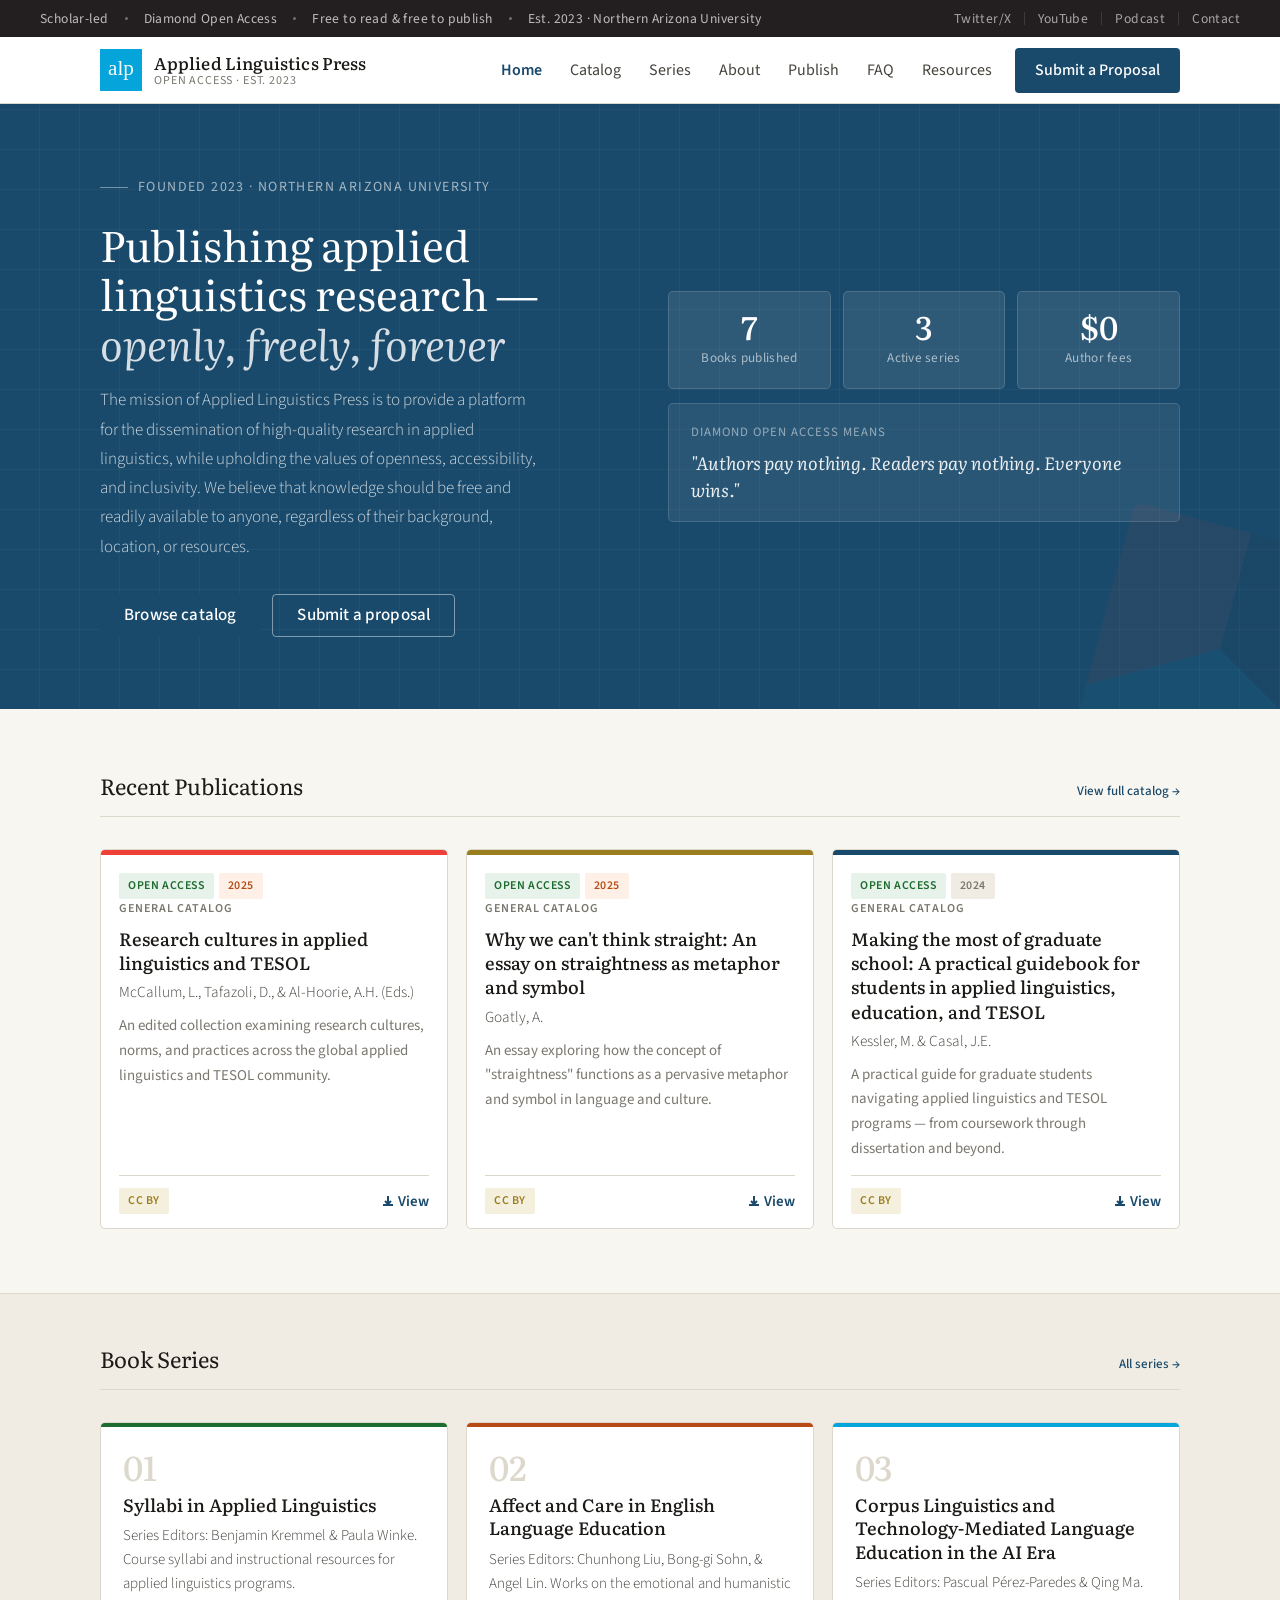
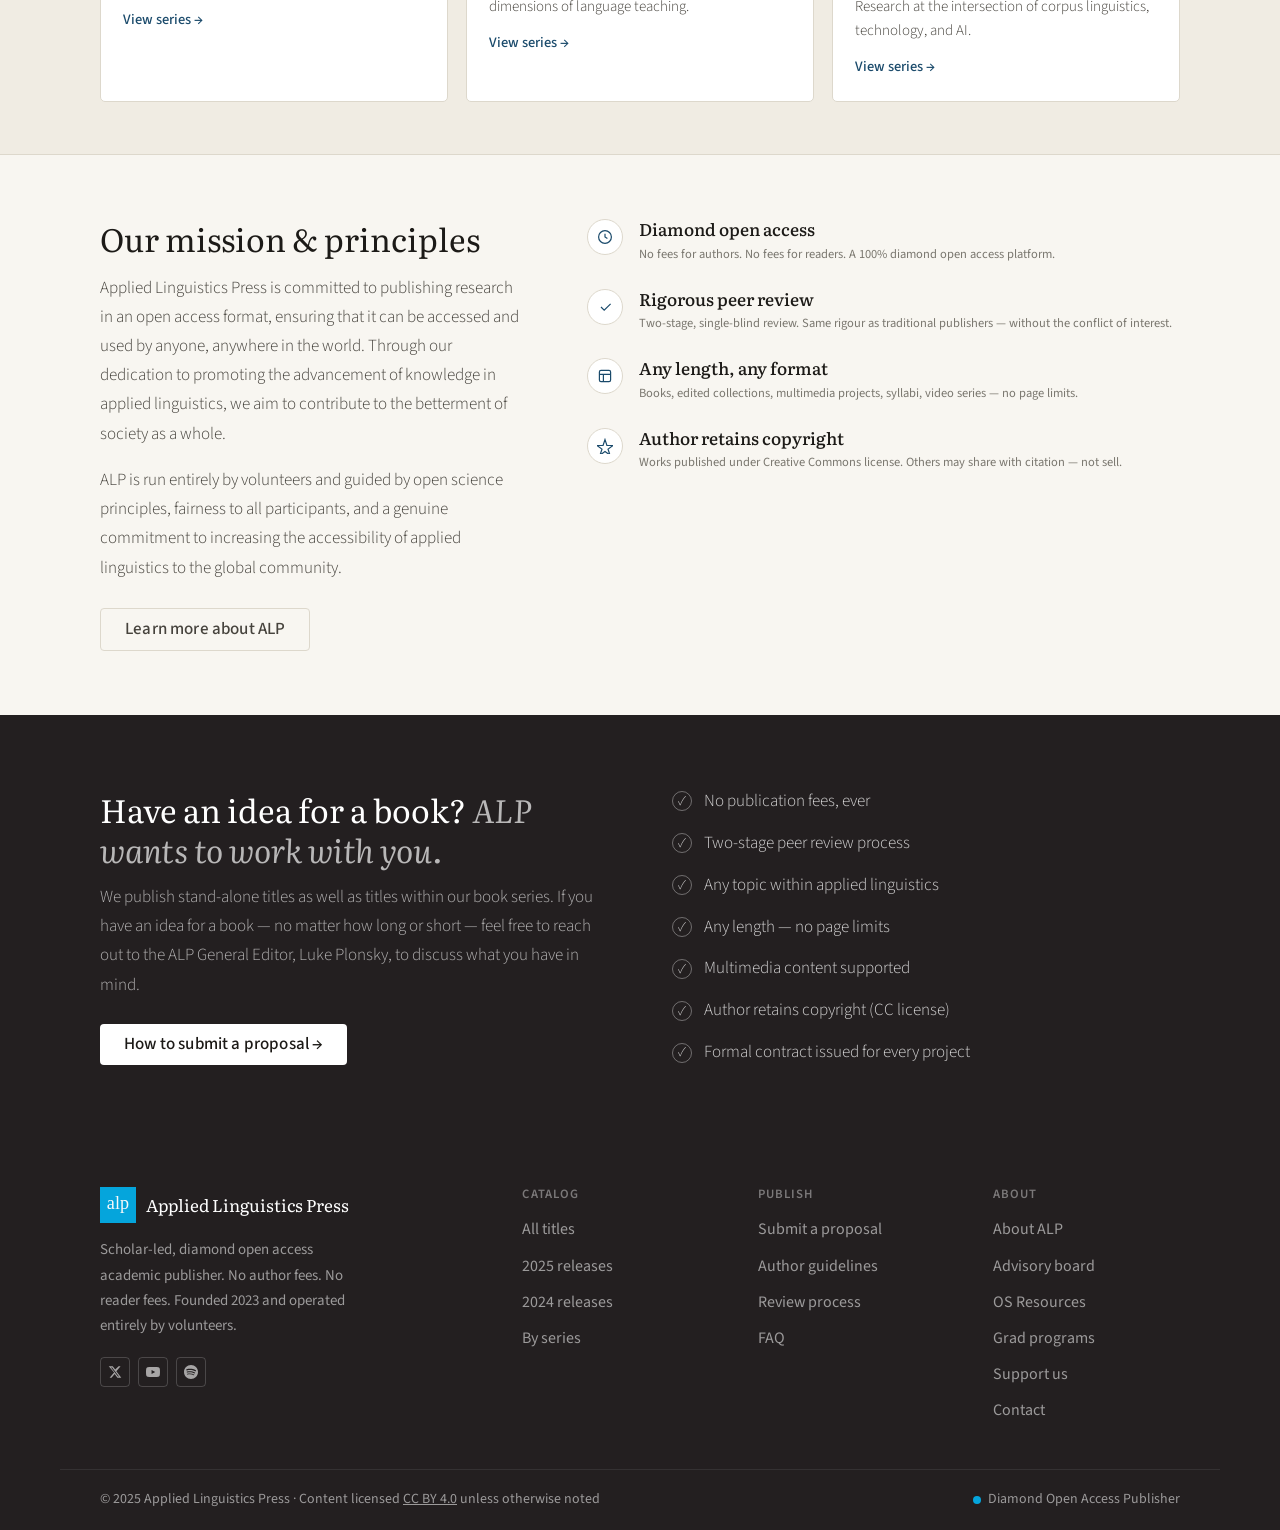
<file: index.html>
<!DOCTYPE html>
<html lang="en">
<head>
  <meta charset="UTF-8">
  <meta name="viewport" content="width=device-width, initial-scale=1.0">
  <meta name="description" content="Applied Linguistics Press — a scholar-led, diamond open access academic publisher. No author fees, no reader fees. Founded 2023.">
  <meta property="og:title" content="Applied Linguistics Press">
  <meta property="og:description" content="Scholar-led, diamond open access publishing for the applied linguistics community.">
  <meta property="og:type" content="website">
  <title>Applied Linguistics Press — Open Access Academic Publisher</title>
  <link rel="icon" type="image/svg+xml" href="assets/images/alp-logo.svg">
  <link rel="stylesheet" href="assets/css/main.css">
  <link rel="stylesheet" href="assets/css/home.css">
</head>
<body>

  <div id="topbar-slot"></div>
  <div id="nav-slot"></div>

  <!-- HERO -->
  <section class="hero">
    <div class="hero-inner">
      <div class="hero-content">
        <div class="hero-eyebrow">
          <span class="eyebrow-line"></span>
          <span>Founded 2023 · Northern Arizona University</span>
        </div>
        <h1>Publishing applied linguistics research —<br><em>openly, freely, forever</em></h1>
        <p class="hero-lead">The mission of Applied Linguistics Press is to provide a platform for the dissemination of high-quality research in applied linguistics, while upholding the values of openness, accessibility, and inclusivity. We believe that knowledge should be free and readily available to anyone, regardless of their background, location, or resources.</p>
        <div class="hero-actions">
          <a class="btn btn-primary" href="pages/catalog.html">Browse catalog</a>
          <a class="btn btn-ghost" href="pages/publish.html">Submit a proposal</a>
        </div>
      </div>
      <div class="hero-stats">
        <div class="hero-stat-row">
          <div class="hero-stat">
            <div class="stat-num">7</div>
            <div class="stat-lbl">Books published</div>
          </div>
          <div class="hero-stat">
            <div class="stat-num">3</div>
            <div class="stat-lbl">Active series</div>
          </div>
          <div class="hero-stat">
            <div class="stat-num">$0</div>
            <div class="stat-lbl">Author fees</div>
          </div>
        </div>
        <div class="hero-quote">
          <div class="quote-label">Diamond open access means</div>
          <blockquote>"Authors pay nothing. Readers pay nothing. Everyone wins."</blockquote>
        </div>
      </div>
    </div>
  </section>

  <!-- RECENT PUBLICATIONS -->
  <div class="section">
    <div class="section-header">
      <h2>Recent Publications</h2>
      <a href="pages/catalog.html">View full catalog →</a>
    </div>
    <div class="books-grid three-col">

      <article class="book-card">
        <div class="book-spine spine-alp-red"></div>
        <div class="book-body">
          <div class="badge-row"><span class="badge badge-oa">Open Access</span><span class="badge badge-new">2025</span></div>
          <div class="book-series-tag">General Catalog</div>
          <div class="book-title">Research cultures in applied linguistics and TESOL</div>
          <div class="book-author">McCallum, L., Tafazoli, D., &amp; Al-Hoorie, A.H. (Eds.)</div>
          <div class="book-desc">An edited collection examining research cultures, norms, and practices across the global applied linguistics and TESOL community.</div>
          <div class="book-footer">
            <div class="badge-row"><span class="badge badge-cc">CC BY</span></div>
            <a class="book-dl-link" href="pages/catalog.html">
              <svg viewBox="0 0 12 12"><path d="M6 1v7M3 6l3 3 3-3"/><path d="M1 10h10"/></svg>
              View
            </a>
          </div>
        </div>
      </article>

      <article class="book-card">
        <div class="book-spine spine-gold"></div>
        <div class="book-body">
          <div class="badge-row"><span class="badge badge-oa">Open Access</span><span class="badge badge-new">2025</span></div>
          <div class="book-series-tag">General Catalog</div>
          <div class="book-title">Why we can't think straight: An essay on straightness as metaphor and symbol</div>
          <div class="book-author">Goatly, A.</div>
          <div class="book-desc">An essay exploring how the concept of "straightness" functions as a pervasive metaphor and symbol in language and culture.</div>
          <div class="book-footer">
            <div class="badge-row"><span class="badge badge-cc">CC BY</span></div>
            <a class="book-dl-link" href="pages/catalog.html">
              <svg viewBox="0 0 12 12"><path d="M6 1v7M3 6l3 3 3-3"/><path d="M1 10h10"/></svg>
              View
            </a>
          </div>
        </div>
      </article>

      <article class="book-card">
        <div class="book-spine spine-navy"></div>
        <div class="book-body">
          <div class="badge-row"><span class="badge badge-oa">Open Access</span><span class="badge badge-yr">2024</span></div>
          <div class="book-series-tag">General Catalog</div>
          <div class="book-title">Making the most of graduate school: A practical guidebook for students in applied linguistics, education, and TESOL</div>
          <div class="book-author">Kessler, M. &amp; Casal, J.E.</div>
          <div class="book-desc">A practical guide for graduate students navigating applied linguistics and TESOL programs — from coursework through dissertation and beyond.</div>
          <div class="book-footer">
            <div class="badge-row"><span class="badge badge-cc">CC BY</span></div>
            <a class="book-dl-link" href="pages/catalog.html">
              <svg viewBox="0 0 12 12"><path d="M6 1v7M3 6l3 3 3-3"/><path d="M1 10h10"/></svg>
              View
            </a>
          </div>
        </div>
      </article>

    </div>
  </div>

  <!-- SERIES -->
  <div style="background:var(--bg2);border-top:1px solid var(--border);border-bottom:1px solid var(--border);">
    <div class="section" style="padding-top:52px;padding-bottom:52px;">
      <div class="section-header">
        <h2>Book Series</h2>
        <a href="pages/series.html">All series →</a>
      </div>
      <div class="books-grid three-col">

        <div class="series-card">
          <div class="series-top" style="background:var(--green)"></div>
          <div class="series-body">
            <div class="series-num">01</div>
            <div class="series-name">Syllabi in Applied Linguistics</div>
            <p class="series-desc">Series Editors: Benjamin Kremmel &amp; Paula Winke. Course syllabi and instructional resources for applied linguistics programs.</p>
            <div class="series-meta"><a href="pages/series.html">View series →</a></div>
          </div>
        </div>

        <div class="series-card">
          <div class="series-top" style="background:var(--accent2)"></div>
          <div class="series-body">
            <div class="series-num">02</div>
            <div class="series-name">Affect and Care in English Language Education</div>
            <p class="series-desc">Series Editors: Chunhong Liu, Bong-gi Sohn, &amp; Angel Lin. Works on the emotional and humanistic dimensions of language teaching.</p>
            <div class="series-meta"><a href="pages/series.html">View series →</a></div>
          </div>
        </div>

        <div class="series-card">
          <div class="series-top" style="background:var(--alp-cyan)"></div>
          <div class="series-body">
            <div class="series-num">03</div>
            <div class="series-name">Corpus Linguistics and Technology-Mediated Language Education in the AI Era</div>
            <p class="series-desc">Series Editors: Pascual Pérez-Paredes &amp; Qing Ma. Research at the intersection of corpus linguistics, technology, and AI.</p>
            <div class="series-meta"><a href="pages/series.html">View series →</a></div>
          </div>
        </div>

      </div>
    </div>
  </div>

  <!-- MISSION -->
  <div class="section mission-section">
    <div class="mission-grid">
      <div class="mission-text">
        <h2>Our mission &amp; principles</h2>
        <p>Applied Linguistics Press is committed to publishing research in an open access format, ensuring that it can be accessed and used by anyone, anywhere in the world. Through our dedication to promoting the advancement of knowledge in applied linguistics, we aim to contribute to the betterment of society as a whole.</p>
        <p>ALP is run entirely by volunteers and guided by open science principles, fairness to all participants, and a genuine commitment to increasing the accessibility of applied linguistics to the global community.</p>
        <a class="btn btn-outline" href="pages/about.html" style="margin-top:8px;">Learn more about ALP</a>
      </div>
      <div class="mission-principles">
        <div class="principle">
          <div class="principle-icon">
            <svg viewBox="0 0 20 20" fill="none" stroke="var(--accent)" stroke-width="1.5"><circle cx="10" cy="10" r="8"/><path d="M10 6v4l3 2"/></svg>
          </div>
          <div>
            <h4>Diamond open access</h4>
            <p class="text-sm text-muted">No fees for authors. No fees for readers. A 100% diamond open access platform.</p>
          </div>
        </div>
        <div class="principle">
          <div class="principle-icon">
            <svg viewBox="0 0 20 20" fill="none" stroke="var(--accent)" stroke-width="1.5"><path d="M17 6l-8 8-4-4"/></svg>
          </div>
          <div>
            <h4>Rigorous peer review</h4>
            <p class="text-sm text-muted">Two-stage, single-blind review. Same rigour as traditional publishers — without the conflict of interest.</p>
          </div>
        </div>
        <div class="principle">
          <div class="principle-icon">
            <svg viewBox="0 0 20 20" fill="none" stroke="var(--accent)" stroke-width="1.5"><rect x="3" y="3" width="14" height="14" rx="2"/><path d="M3 8h14M8 8v9"/></svg>
          </div>
          <div>
            <h4>Any length, any format</h4>
            <p class="text-sm text-muted">Books, edited collections, multimedia projects, syllabi, video series — no page limits.</p>
          </div>
        </div>
        <div class="principle">
          <div class="principle-icon">
            <svg viewBox="0 0 20 20" fill="none" stroke="var(--accent)" stroke-width="1.5"><path d="M10 2l2.4 7.4H20l-6.2 4.5 2.4 7.4L10 17l-6.2 4.3 2.4-7.4L0 9.4h7.6z"/></svg>
          </div>
          <div>
            <h4>Author retains copyright</h4>
            <p class="text-sm text-muted">Works published under Creative Commons license. Others may share with citation — not sell.</p>
          </div>
        </div>
      </div>
    </div>
  </div>

  <!-- PUBLISH CTA -->
  <section class="publish-cta">
    <div class="cta-inner">
      <div class="cta-text">
        <h2>Have an idea for a book? <em>ALP wants to work with you.</em></h2>
        <p>We publish stand-alone titles as well as titles within our book series. If you have an idea for a book — no matter how long or short — feel free to reach out to the ALP General Editor, Luke Plonsky, to discuss what you have in mind.</p>
        <a class="btn btn-white" href="pages/publish.html">How to submit a proposal →</a>
      </div>
      <ul class="cta-checklist">
        <li><span class="check-icon">✓</span>No publication fees, ever</li>
        <li><span class="check-icon">✓</span>Two-stage peer review process</li>
        <li><span class="check-icon">✓</span>Any topic within applied linguistics</li>
        <li><span class="check-icon">✓</span>Any length — no page limits</li>
        <li><span class="check-icon">✓</span>Multimedia content supported</li>
        <li><span class="check-icon">✓</span>Author retains copyright (CC license)</li>
        <li><span class="check-icon">✓</span>Formal contract issued for every project</li>
      </ul>
    </div>
  </section>

  <div id="footer-slot"></div>
  <script src="assets/js/components.js"></script>
  <script src="assets/js/main.js"></script>
</body>
</html>
</file>
<file: assets/css/main.css>
/* ============================================================
   Applied Linguistics Press — main.css
   Fonts: Literata (serif) + Source Sans 3 (sans)
   Palette derived from ALP logo: black, #05a5dc, #ee4037
   ============================================================ */

@import url('https://fonts.googleapis.com/css2?family=Literata:ital,opsz,wght@0,7..72,300;0,7..72,400;0,7..72,500;0,7..72,600;1,7..72,300;1,7..72,400;1,7..72,500;1,7..72,600&family=Source+Sans+3:ital,wght@0,300;0,400;0,500;0,600;1,300;1,400&display=swap');

/* ── Reset & Base ─────────────────────────────────────────── */
*, *::before, *::after { box-sizing: border-box; margin: 0; padding: 0; }

:root {
  /* Brand colours — from the ALP logo tiles */
  --alp-black:   #231f20;
  --alp-cyan:    #05a5dc;
  --alp-red:     #ee4037;

  /* UI palette */
  --ink:         #1c1a17;
  --ink2:        #46433d;
  --ink3:        #7a776f;
  --ink4:        #b0ada5;
  --accent:      #1a4a6b;      /* deep navy — primary actions */
  --accent-lt:   #e6f2f8;
  --accent2:     #b84a14;      /* warm terracotta — secondary CTA */
  --gold:        #9a7e1e;
  --green:       #1e6b30;
  --green-lt:    #e6f2ea;

  /* Surfaces */
  --bg:          #f8f6f1;
  --bg2:         #f0ece3;
  --bg3:         #e6e0d4;
  --card:        #ffffff;
  --border:      #ddd8cc;
  --border2:     #c8c3b8;

  /* Type */
  --serif:       'Literata', Georgia, serif;
  --sans:        'Source Sans 3', system-ui, sans-serif;

  /* Spacing */
  --max-w:       1160px;
  --gutter:      40px;
  --r:           4px;

  /* Transitions */
  --ease:        cubic-bezier(.25,.46,.45,.94);
}

html { scroll-behavior: smooth; font-size: 17px; }

body {
  font-family: var(--sans);
  font-size: 1rem;        /* 17px base */
  line-height: 1.7;
  color: var(--ink);
  background: var(--bg);
  -webkit-font-smoothing: antialiased;
}

img { max-width: 100%; display: block; }
a { color: inherit; }

/* ── Typography ──────────────────────────────────────────── */
h1,h2,h3,h4,h5 {
  font-family: var(--serif);
  font-weight: 400;
  line-height: 1.2;
  color: var(--ink);
}
h1 { font-size: clamp(30px, 4vw, 44px); }
h2 { font-size: clamp(24px, 3vw, 32px); }
h3 { font-size: 1.35rem; }   /* ~23px */
h4 { font-size: 1.1rem; font-weight: 500; }  /* ~19px */

p { margin-bottom: 1em; }
p:last-child { margin-bottom: 0; }

.serif { font-family: var(--serif); }
.sans  { font-family: var(--sans); }

/* ── Layout Helpers ──────────────────────────────────────── */
.container {
  max-width: var(--max-w);
  margin: 0 auto;
  padding: 0 var(--gutter);
}

.section { padding: 64px var(--gutter); max-width: var(--max-w); margin: 0 auto; }

.section-header {
  display: flex;
  align-items: baseline;
  justify-content: space-between;
  border-bottom: 1px solid var(--border);
  padding-bottom: 14px;
  margin-bottom: 32px;
}
.section-header h2 { font-size: 22px; }
.section-header a {
  font-size: 13px;
  color: var(--accent);
  text-decoration: none;
  font-weight: 500;
}
.section-header a:hover { text-decoration: underline; }

/* ── Buttons ─────────────────────────────────────────────── */
.btn {
  display: inline-flex;
  align-items: center;
  gap: 7px;
  font-family: var(--sans);
  font-size: 1rem;        /* 17px */
  font-weight: 500;
  padding: 12px 24px;
  border-radius: var(--r);
  text-decoration: none;
  cursor: pointer;
  border: none;
  transition: opacity .15s var(--ease), background .15s var(--ease);
  letter-spacing: .01em;
  line-height: 1;
}
.btn-primary { background: var(--accent); color: #fff; }
.btn-primary:hover { opacity: .88; }
.btn-ghost   { background: transparent; color: #fff; border: 1px solid rgba(255,255,255,.45); }
.btn-ghost:hover { border-color: rgba(255,255,255,.9); }
.btn-outline { background: transparent; color: var(--ink2); border: 1px solid var(--border); }
.btn-outline:hover { border-color: var(--border2); background: var(--bg2); }
.btn-white   { background: #fff; color: var(--ink); }
.btn-white:hover { opacity: .92; }
.btn-dl      { background: var(--accent); color: #fff; font-size: 13px; padding: 8px 18px; }
.btn-dl:hover { opacity: .88; }
.btn svg     { width: 14px; height: 14px; stroke: currentColor; fill: none; stroke-width: 2; flex-shrink: 0; }

/* ── Badges ──────────────────────────────────────────────── */
.badge {
  display: inline-block;
  font-family: var(--sans);
  font-size: 0.7rem;      /* ~12px */
  letter-spacing: .05em;
  text-transform: uppercase;
  font-weight: 600;
  padding: 4px 9px;
  border-radius: 2px;
  line-height: 1.5;
}
.badge-oa   { background: var(--green-lt); color: var(--green); }
.badge-yr   { background: var(--bg2); color: var(--ink3); }
.badge-new  { background: #fef0e6; color: var(--accent2); }
.badge-cc   { background: #f5f0de; color: var(--gold); }

/* ── Top Banner ──────────────────────────────────────────── */
.topbar {
  background: var(--alp-black);
  color: rgba(255,255,255,.7);
  font-family: var(--sans);
  font-size: 0.8rem;      /* ~14px */
  letter-spacing: .03em;
  padding: 7px var(--gutter);
  display: flex;
  justify-content: space-between;
  align-items: center;
}
.topbar-mission { display: flex; align-items: center; gap: 16px; }
.topbar-dot { width: 3px; height: 3px; border-radius: 50%; background: rgba(255,255,255,.35); }
.topbar-links { display: flex; gap: 0; }
.topbar-links a {
  color: rgba(255,255,255,.6);
  text-decoration: none;
  padding: 0 13px;
  border-right: 1px solid rgba(255,255,255,.12);
  line-height: 1;
  transition: color .12s;
  font-size: 0.8rem;
}
.topbar-links a:first-child { padding-left: 0; }
.topbar-links a:last-child  { padding-right: 0; border-right: none; }
.topbar-links a:hover { color: #fff; }

/* ── Navigation ──────────────────────────────────────────── */
.site-nav {
  background: var(--card);
  border-bottom: 1px solid var(--border);
  position: sticky;
  top: 0;
  z-index: 200;
  box-shadow: 0 1px 6px rgba(0,0,0,.05);
}
.nav-inner {
  max-width: var(--max-w);
  margin: 0 auto;
  padding: 0 var(--gutter);
  display: flex;
  align-items: center;
  justify-content: space-between;
}
.nav-logo {
  display: flex;
  align-items: center;
  gap: 12px;
  padding: 12px 0;
  text-decoration: none;
}
.nav-logo-img {
  height: 42px;
  width: auto;
  display: block;
}
.nav-logo-text { display: flex; flex-direction: column; line-height: 1.25; }
.nav-logo-text .name {
  font-family: var(--serif);
  font-size: 1rem;        /* 17px */
  font-weight: 500;
  color: var(--ink);
  letter-spacing: .005em;
}
.nav-logo-text .sub {
  font-family: var(--sans);
  font-size: 0.71rem;     /* ~12px */
  color: var(--ink3);
  letter-spacing: .07em;
  text-transform: uppercase;
}
.nav-links {
  display: flex;
  align-items: center;
  gap: 2px;
}
.nav-links a {
  font-family: var(--sans);
  font-size: 0.94rem;     /* ~16px */
  color: var(--ink2);
  text-decoration: none;
  padding: 9px 13px;
  border-radius: var(--r);
  transition: background .12s, color .12s;
  font-weight: 400;
}
.nav-links a:hover    { background: var(--bg2); color: var(--ink); }
.nav-links a.active   { color: var(--accent); font-weight: 600; }
.nav-links .nav-cta   {
  background: var(--accent);
  color: #fff;
  font-weight: 500;
  margin-left: 8px;
  padding: 9px 20px;
}
.nav-links .nav-cta:hover { opacity: .88; background: var(--accent); }

/* ── Footer ──────────────────────────────────────────────── */
.site-footer {
  background: var(--alp-black);
  color: rgba(255,255,255,.55);
  font-family: var(--sans);
}
.footer-top {
  max-width: var(--max-w);
  margin: 0 auto;
  padding: 48px var(--gutter) 36px;
  display: grid;
  grid-template-columns: 2fr 1fr 1fr 1fr;
  gap: 48px;
  border-bottom: 1px solid rgba(255,255,255,.08);
}
.footer-brand .logo-wrap { display: flex; align-items: center; gap: 10px; margin-bottom: 14px; }
.footer-brand img { height: 38px; width: auto; }
.footer-brand .brand-name { font-family: var(--serif); font-size: 1rem; color: #fff; }
.footer-brand p { font-size: 0.88rem; line-height: 1.7; max-width: 260px; }
.footer-social { display: flex; gap: 8px; margin-top: 18px; }
.social-btn {
  width: 30px; height: 30px;
  border: 1px solid rgba(255,255,255,.18);
  border-radius: var(--r);
  display: flex; align-items: center; justify-content: center;
  transition: border-color .15s, background .15s;
  cursor: pointer;
}
.social-btn:hover { border-color: rgba(255,255,255,.5); background: rgba(255,255,255,.06); }
.social-btn svg { width: 14px; height: 14px; fill: rgba(255,255,255,.6); }
.footer-col h4 {
  font-family: var(--sans);
  font-size: 0.75rem;
  letter-spacing: .09em;
  text-transform: uppercase;
  color: rgba(255,255,255,.4);
  margin-bottom: 14px;
  font-weight: 600;
}
.footer-col a {
  display: block;
  font-size: 0.94rem;
  color: rgba(255,255,255,.55);
  text-decoration: none;
  margin-bottom: 9px;
  transition: color .12s;
}
.footer-col a:hover { color: #fff; }
.footer-bottom {
  max-width: var(--max-w);
  margin: 0 auto;
  padding: 18px var(--gutter);
  display: flex;
  justify-content: space-between;
  align-items: center;
  font-size: 0.82rem;
}
.oa-badge { display: flex; align-items: center; gap: 7px; }
.oa-dot { width: 8px; height: 8px; border-radius: 50%; background: var(--alp-cyan); }

/* ── Book Cards ──────────────────────────────────────────── */
.book-card {
  background: var(--card);
  border: 1px solid var(--border);
  border-radius: 5px;
  overflow: hidden;
  display: flex;
  flex-direction: column;
  transition: box-shadow .2s var(--ease), border-color .2s var(--ease), transform .2s var(--ease);
  cursor: pointer;
}
.book-card:hover {
  box-shadow: 0 6px 24px rgba(0,0,0,.08);
  border-color: var(--border2);
  transform: translateY(-2px);
}
.book-spine { height: 5px; flex-shrink: 0; }
.spine-navy  { background: var(--accent); }
.spine-red   { background: var(--accent2); }
.spine-gold  { background: var(--gold); }
.spine-green { background: var(--green); }
.spine-cyan  { background: var(--alp-cyan); }
.spine-alp-red { background: var(--alp-red); }

.book-body { padding: 18px 18px 14px; display: flex; flex-direction: column; flex: 1; }
.book-series-tag {
  font-family: var(--sans);
  font-size: 0.71rem;
  letter-spacing: .08em;
  text-transform: uppercase;
  color: var(--ink3);
  font-weight: 600;
  margin-bottom: 7px;
}
.book-title {
  font-family: var(--serif);
  font-size: 1.05rem;
  font-weight: 500;
  color: var(--ink);
  line-height: 1.35;
  margin-bottom: 5px;
}
.book-author {
  font-family: var(--sans);
  font-size: 0.9rem;
  color: var(--ink2);
  font-weight: 300;
  margin-bottom: 9px;
}
.book-desc {
  font-family: var(--sans);
  font-size: 0.88rem;
  color: var(--ink3);
  line-height: 1.65;
  flex: 1;
}
.book-footer {
  display: flex;
  align-items: center;
  justify-content: space-between;
  margin-top: 14px;
  padding-top: 12px;
  border-top: 1px solid var(--border);
}
.badge-row { display: flex; gap: 5px; flex-wrap: wrap; }
.book-dl-link {
  font-family: var(--sans);
  font-size: 0.88rem;
  color: var(--accent);
  font-weight: 600;
  text-decoration: none;
  display: flex;
  align-items: center;
  gap: 4px;
  white-space: nowrap;
  transition: color .12s;
}
.book-dl-link:hover { color: var(--accent2); }
.book-dl-link svg { width: 12px; height: 12px; stroke: currentColor; fill: none; stroke-width: 2; }

/* ── Utilities ───────────────────────────────────────────── */
.text-muted  { color: var(--ink3); }
.text-accent { color: var(--accent); }
.text-sm     { font-size: 12.5px; }
.italic      { font-style: italic; }
.divider     { border: none; border-top: 1px solid var(--border); margin: 0; }

/* ── Responsive ──────────────────────────────────────────── */
@media (max-width: 900px) {
  :root { --gutter: 20px; }
  .footer-top { grid-template-columns: 1fr 1fr; gap: 32px; }
  .topbar-mission .topbar-dot { display: none; }
}
@media (max-width: 680px) {
  .nav-links { display: none; }
  .footer-top { grid-template-columns: 1fr; }
  .topbar { flex-direction: column; gap: 6px; text-align: center; }
}
</file>
<file: assets/css/home.css>
/* ── Home page styles ──────────────────────────────────────── */

/* HERO */
.hero {
  background: var(--accent);
  color: #fff;
  position: relative;
  overflow: hidden;
}
.hero::before {
  content: '';
  position: absolute;
  inset: 0;
  background:
    repeating-linear-gradient(0deg, transparent, transparent 39px, rgba(255,255,255,.03) 39px, rgba(255,255,255,.03) 40px),
    repeating-linear-gradient(90deg, transparent, transparent 39px, rgba(255,255,255,.03) 39px, rgba(255,255,255,.03) 40px);
  pointer-events: none;
}
/* Three coloured accent squares echoing the logo */
.hero::after {
  content: '';
  position: absolute;
  right: -60px;
  bottom: -60px;
  width: 240px;
  height: 240px;
  background:
    conic-gradient(
      var(--alp-black) 0deg 120deg,
      var(--alp-cyan)  120deg 240deg,
      var(--alp-red)   240deg 360deg
    );
  opacity: .06;
  border-radius: 8px;
  transform: rotate(15deg);
  pointer-events: none;
}

.hero-inner {
  max-width: var(--max-w);
  margin: 0 auto;
  padding: 72px var(--gutter);
  display: grid;
  grid-template-columns: 1fr 1fr;
  gap: 56px;
  align-items: center;
  position: relative;
}

.hero-eyebrow {
  display: flex;
  align-items: center;
  gap: 10px;
  font-size: 0.82rem;
  letter-spacing: .1em;
  text-transform: uppercase;
  color: rgba(255,255,255,.6);
  margin-bottom: 20px;
  font-family: var(--sans);
}
.eyebrow-line {
  display: inline-block;
  width: 28px;
  height: 1px;
  background: rgba(255,255,255,.4);
  flex-shrink: 0;
}

.hero h1 {
  font-family: var(--serif);
  font-size: clamp(28px, 3.5vw, 42px);
  font-weight: 400;
  line-height: 1.18;
  color: #fff;
  margin-bottom: 18px;
}
.hero h1 em { font-style: italic; color: rgba(255,255,255,.82); }

.hero-lead {
  font-size: 1rem;
  color: rgba(255,255,255,.78);
  line-height: 1.72;
  max-width: 440px;
  margin-bottom: 32px;
  font-family: var(--sans);
  font-weight: 300;
}

.hero-actions { display: flex; gap: 12px; flex-wrap: wrap; }

/* Hero stats */
.hero-stats { display: flex; flex-direction: column; gap: 14px; }
.hero-stat-row { display: grid; grid-template-columns: repeat(3,1fr); gap: 12px; }
.hero-stat {
  background: rgba(255,255,255,.09);
  border: 1px solid rgba(255,255,255,.14);
  border-radius: 5px;
  padding: 18px;
  text-align: center;
}
.stat-num {
  font-family: var(--serif);
  font-size: 1.9rem;
  font-weight: 500;
  color: #fff;
  line-height: 1;
}
.stat-lbl {
  font-family: var(--sans);
  font-size: 0.78rem;
  color: rgba(255,255,255,.6);
  margin-top: 5px;
  letter-spacing: .02em;
}
.hero-quote {
  background: rgba(255,255,255,.07);
  border: 1px solid rgba(255,255,255,.13);
  border-radius: 5px;
  padding: 18px 22px;
}
.quote-label {
  font-family: var(--sans);
  font-size: 0.75rem;
  letter-spacing: .08em;
  text-transform: uppercase;
  color: rgba(255,255,255,.5);
  margin-bottom: 6px;
}
.hero-quote blockquote {
  font-family: var(--serif);
  font-style: italic;
  font-size: 1.05rem;
  color: rgba(255,255,255,.9);
  line-height: 1.5;
}

/* Books grid */
.books-grid { display: grid; gap: 18px; }
.three-col { grid-template-columns: repeat(3,1fr); }
.two-col   { grid-template-columns: repeat(2,1fr); }

/* Series cards */
.series-card {
  background: var(--card);
  border: 1px solid var(--border);
  border-radius: 5px;
  overflow: hidden;
  transition: box-shadow .2s var(--ease), transform .2s var(--ease);
}
.series-card:hover {
  box-shadow: 0 4px 20px rgba(0,0,0,.07);
  transform: translateY(-2px);
}
.series-top { height: 4px; }
.series-body { padding: 22px; }
.series-num {
  font-family: var(--serif);
  font-size: 2rem;
  color: var(--border);
  font-weight: 500;
  line-height: 1;
  margin-bottom: 10px;
}
.series-name {
  font-family: var(--serif);
  font-size: 1.05rem;
  font-weight: 500;
  color: var(--ink);
  margin-bottom: 8px;
  line-height: 1.3;
}
.series-desc {
  font-family: var(--sans);
  font-size: 0.88rem;
  color: var(--ink2);
  line-height: 1.6;
  font-weight: 300;
  margin-bottom: 12px;
}
.series-meta {
  font-family: var(--sans);
  font-size: 0.85rem;
  color: var(--ink3);
}
.series-meta a { color: var(--accent); text-decoration: none; font-weight: 500; }
.series-meta a:hover { text-decoration: underline; }

/* Mission */
.mission-grid {
  display: grid;
  grid-template-columns: 1fr 1.4fr;
  gap: 64px;
  align-items: start;
}
.mission-text h2 { margin-bottom: 16px; }
.mission-text p  { font-size: 1rem; color: var(--ink2); font-weight: 300; line-height: 1.72; }

.mission-principles { display: flex; flex-direction: column; gap: 24px; }
.principle { display: flex; gap: 16px; align-items: flex-start; }
.principle-icon {
  width: 36px; height: 36px;
  border: 1px solid var(--border);
  border-radius: 50%;
  display: flex; align-items: center; justify-content: center;
  flex-shrink: 0;
  background: var(--card);
}
.principle-icon svg { width: 16px; height: 16px; }
.principle h4 { font-family: var(--serif); font-size: 1rem; font-weight: 500; margin-bottom: 4px; }
.principle p  { margin-bottom: 0; }

/* Publish CTA */
.publish-cta {
  background: var(--alp-black);
  color: #fff;
  padding: 0;
}
.cta-inner {
  max-width: var(--max-w);
  margin: 0 auto;
  padding: 72px var(--gutter);
  display: grid;
  grid-template-columns: 1fr 1fr;
  gap: 64px;
  align-items: center;
}
.cta-text h2 {
  font-family: var(--serif);
  font-size: clamp(24px,3vw,32px);
  font-weight: 400;
  color: #fff;
  line-height: 1.25;
  margin-bottom: 14px;
}
.cta-text h2 em { font-style: italic; color: rgba(255,255,255,.68); }
.cta-text p {
  font-size: 1rem;
  color: rgba(255,255,255,.65);
  line-height: 1.72;
  font-weight: 300;
  margin-bottom: 24px;
}
.cta-checklist {
  list-style: none;
  display: flex;
  flex-direction: column;
  gap: 13px;
}
.cta-checklist li {
  display: flex;
  align-items: center;
  gap: 12px;
  font-family: var(--sans);
  font-size: 1rem;
  color: rgba(255,255,255,.8);
  font-weight: 300;
}
.check-icon {
  width: 20px; height: 20px;
  border-radius: 50%;
  border: 1.5px solid rgba(255,255,255,.35);
  display: flex; align-items: center; justify-content: center;
  font-size: 0.78rem;
  color: rgba(255,255,255,.8);
  flex-shrink: 0;
  font-family: var(--sans);
}

/* Responsive */
@media (max-width: 900px) {
  .hero-inner   { grid-template-columns: 1fr; gap: 36px; }
  .three-col    { grid-template-columns: 1fr 1fr; }
  .mission-grid { grid-template-columns: 1fr; gap: 36px; }
  .cta-inner    { grid-template-columns: 1fr; gap: 36px; }
}
@media (max-width: 600px) {
  .three-col { grid-template-columns: 1fr; }
  .hero-stat-row { grid-template-columns: repeat(3,1fr); }
}
</file>
